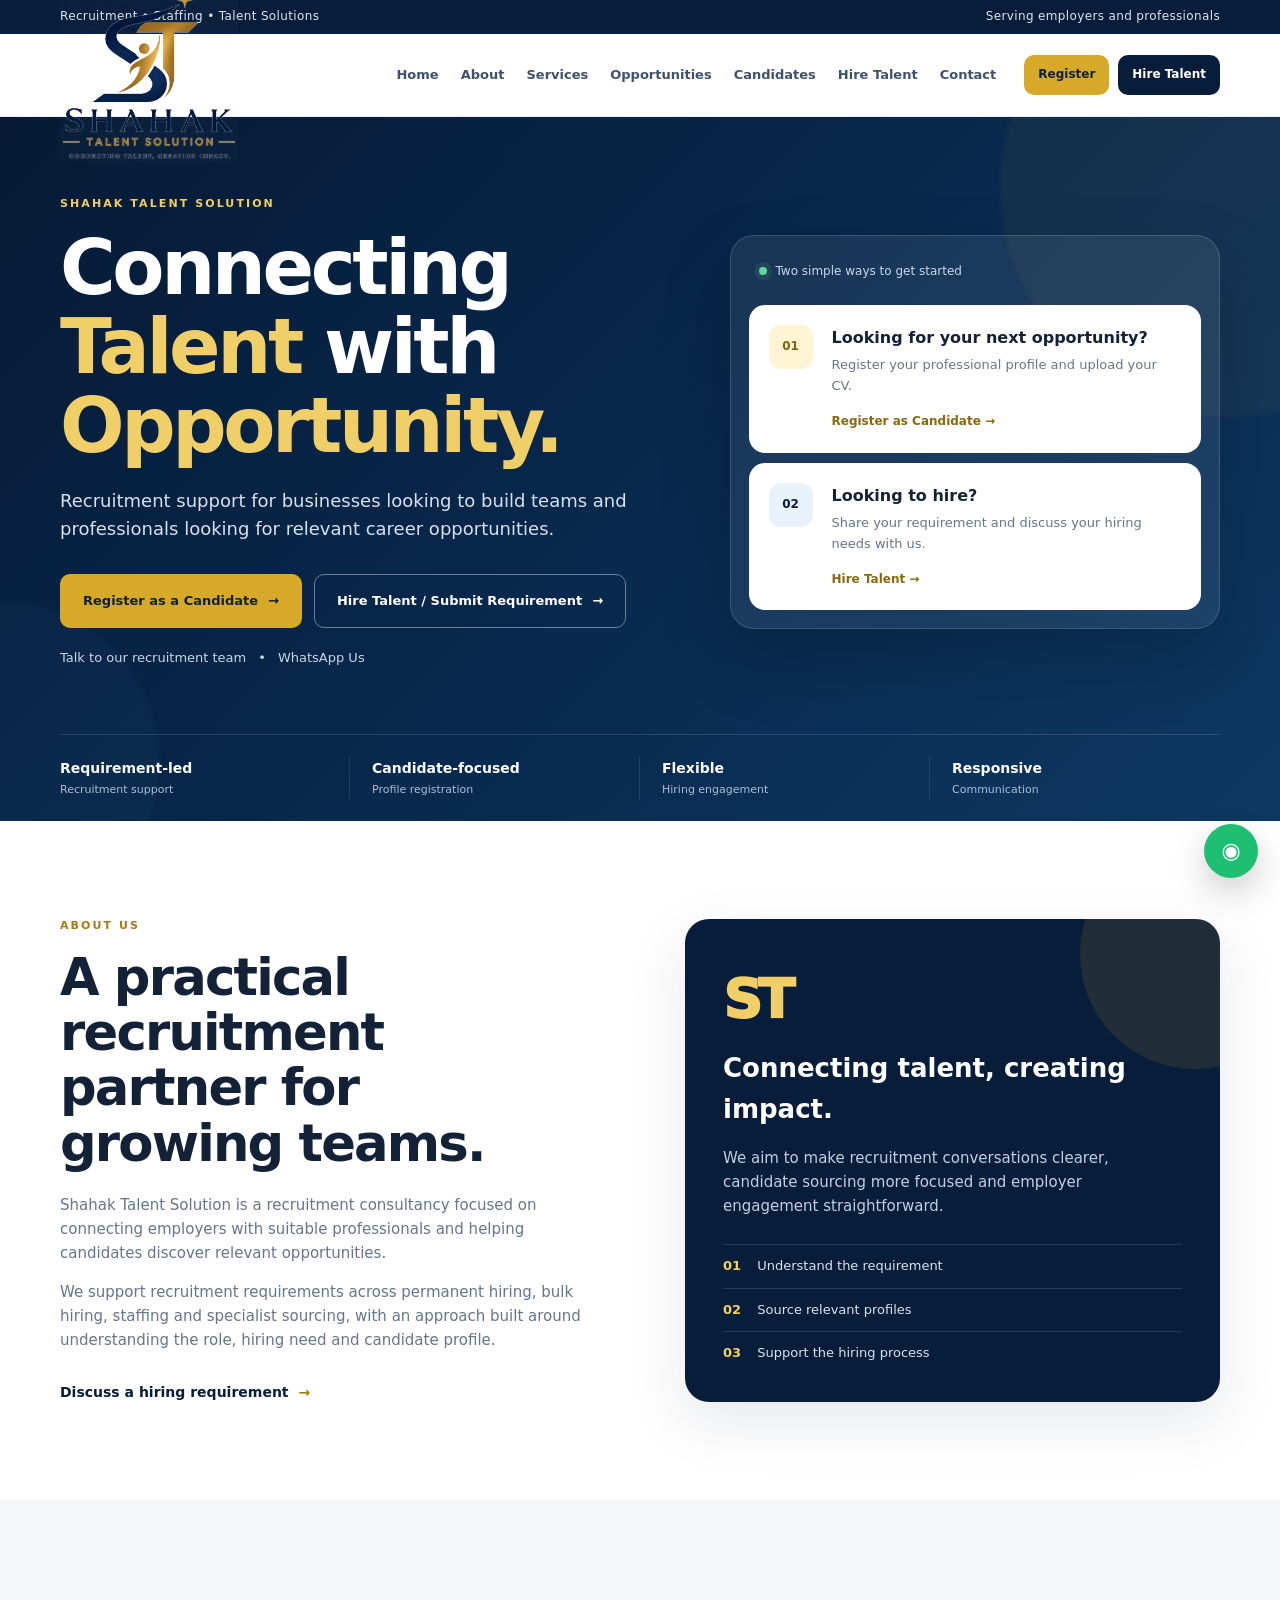
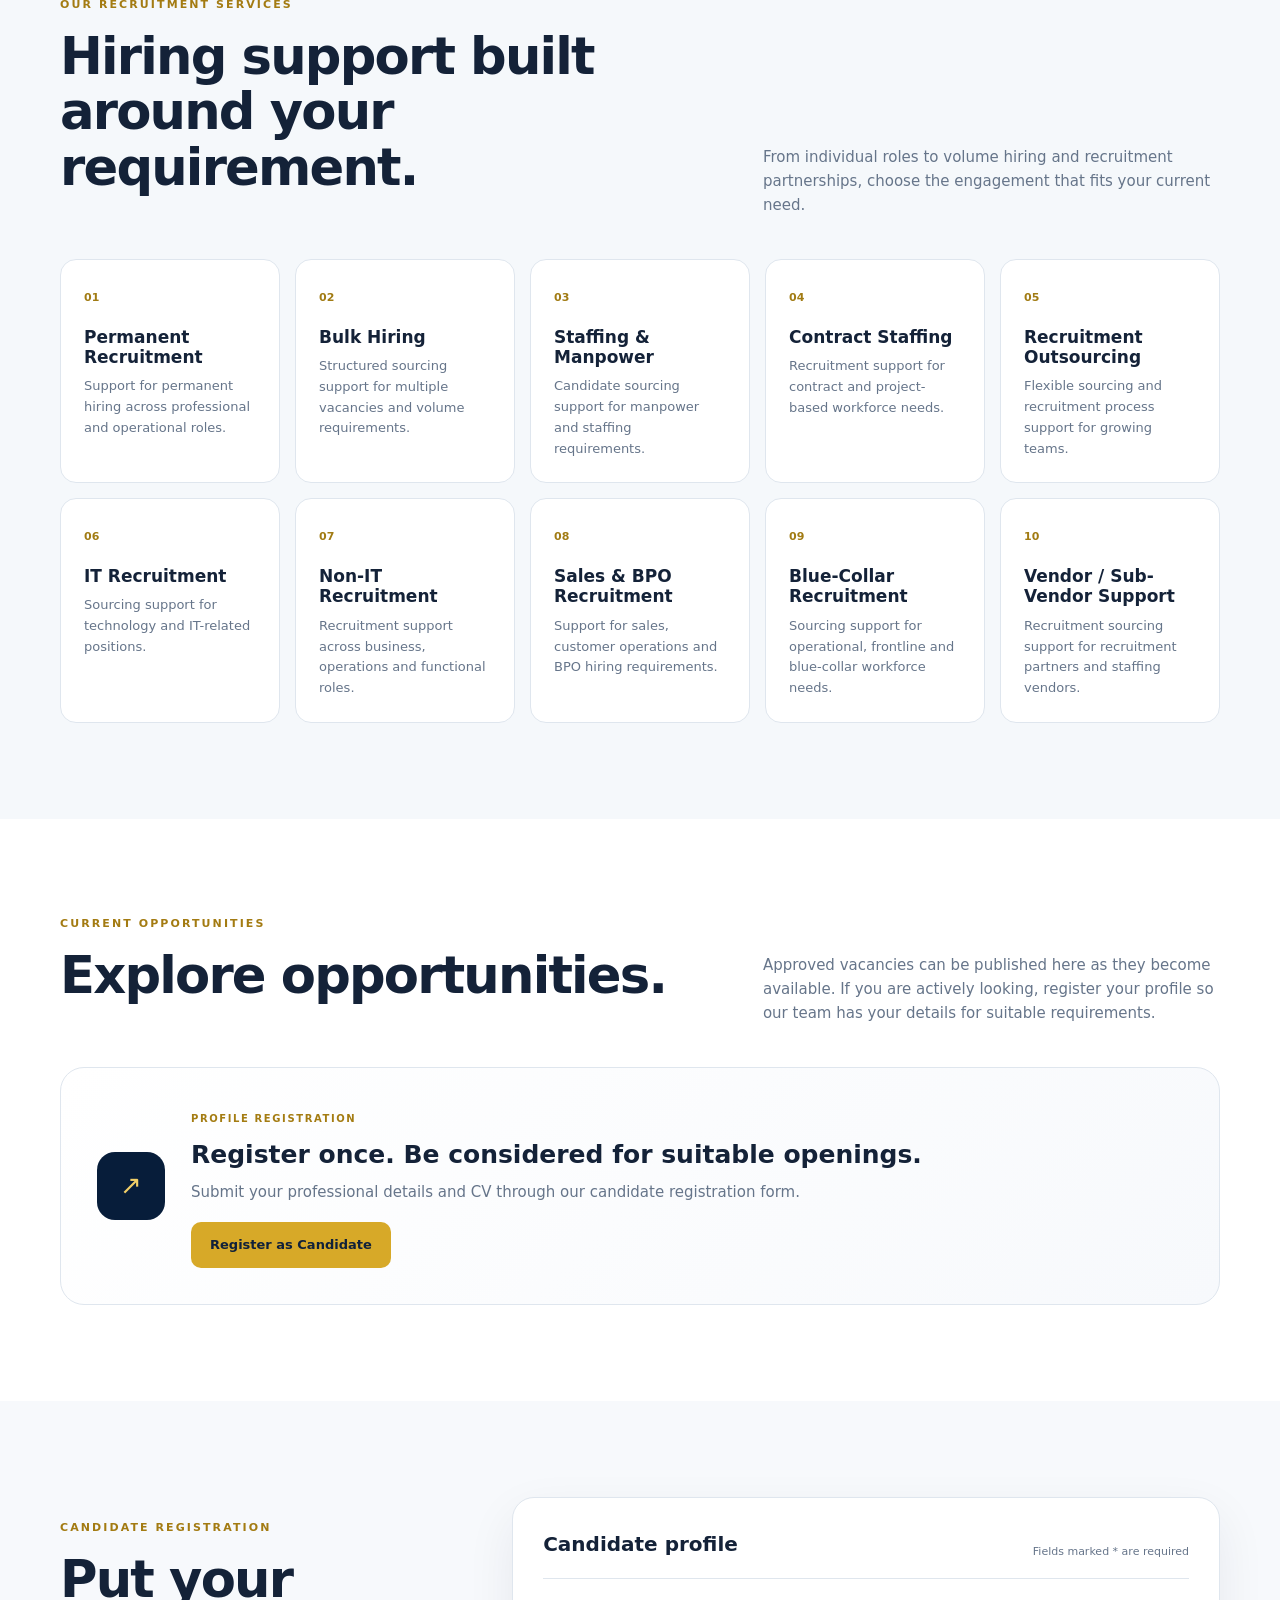
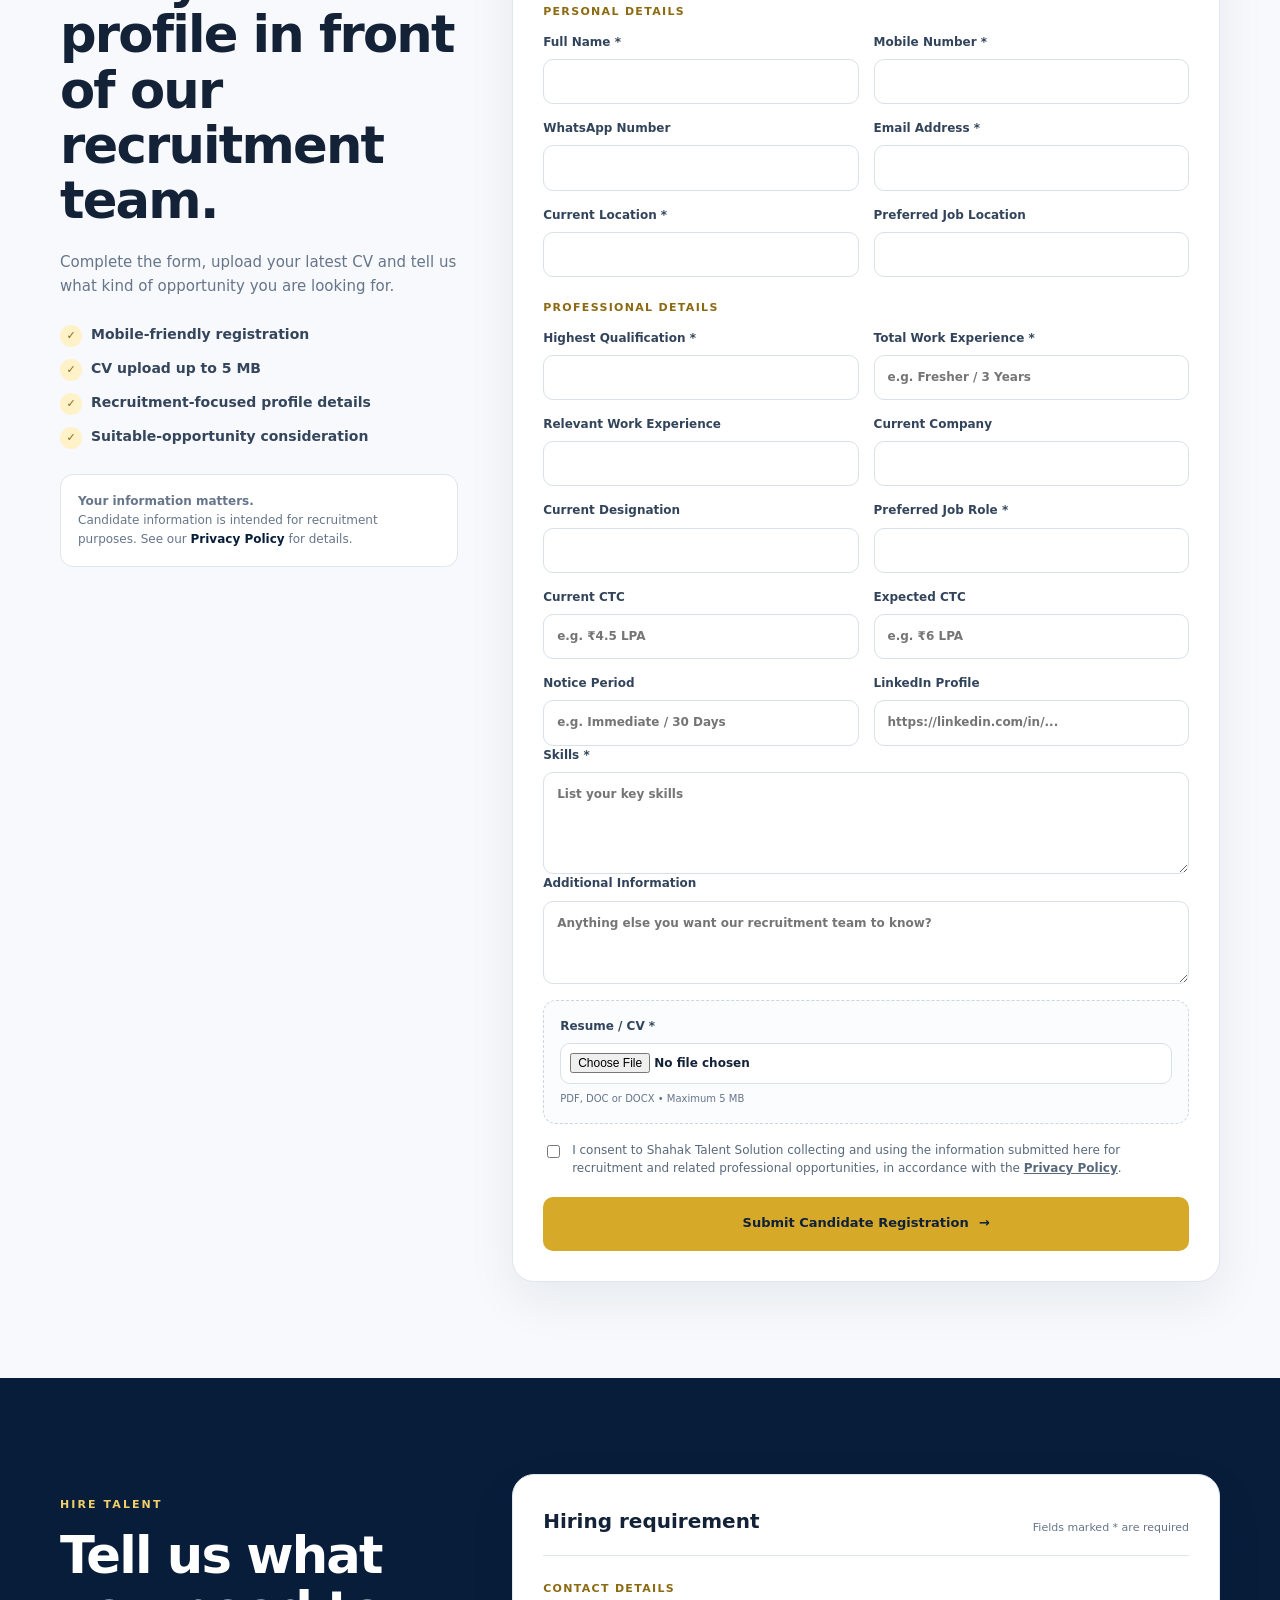
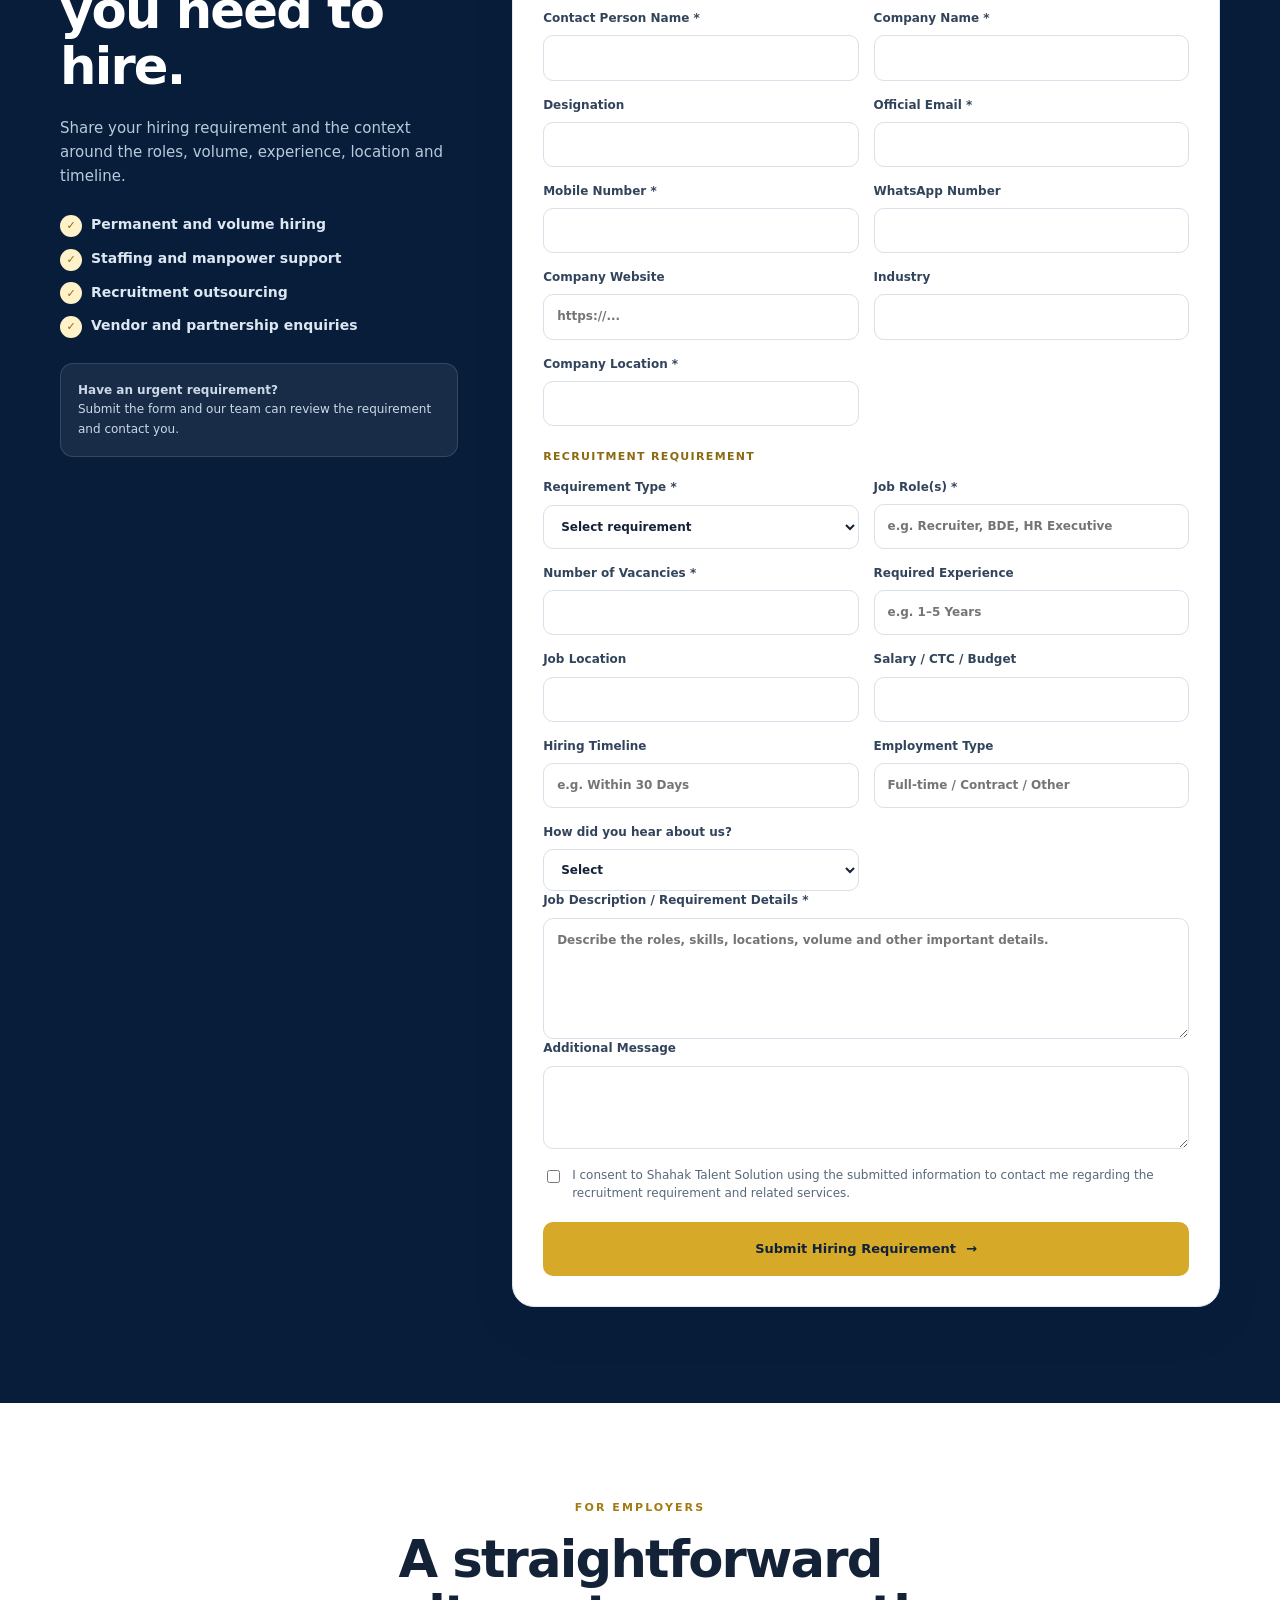
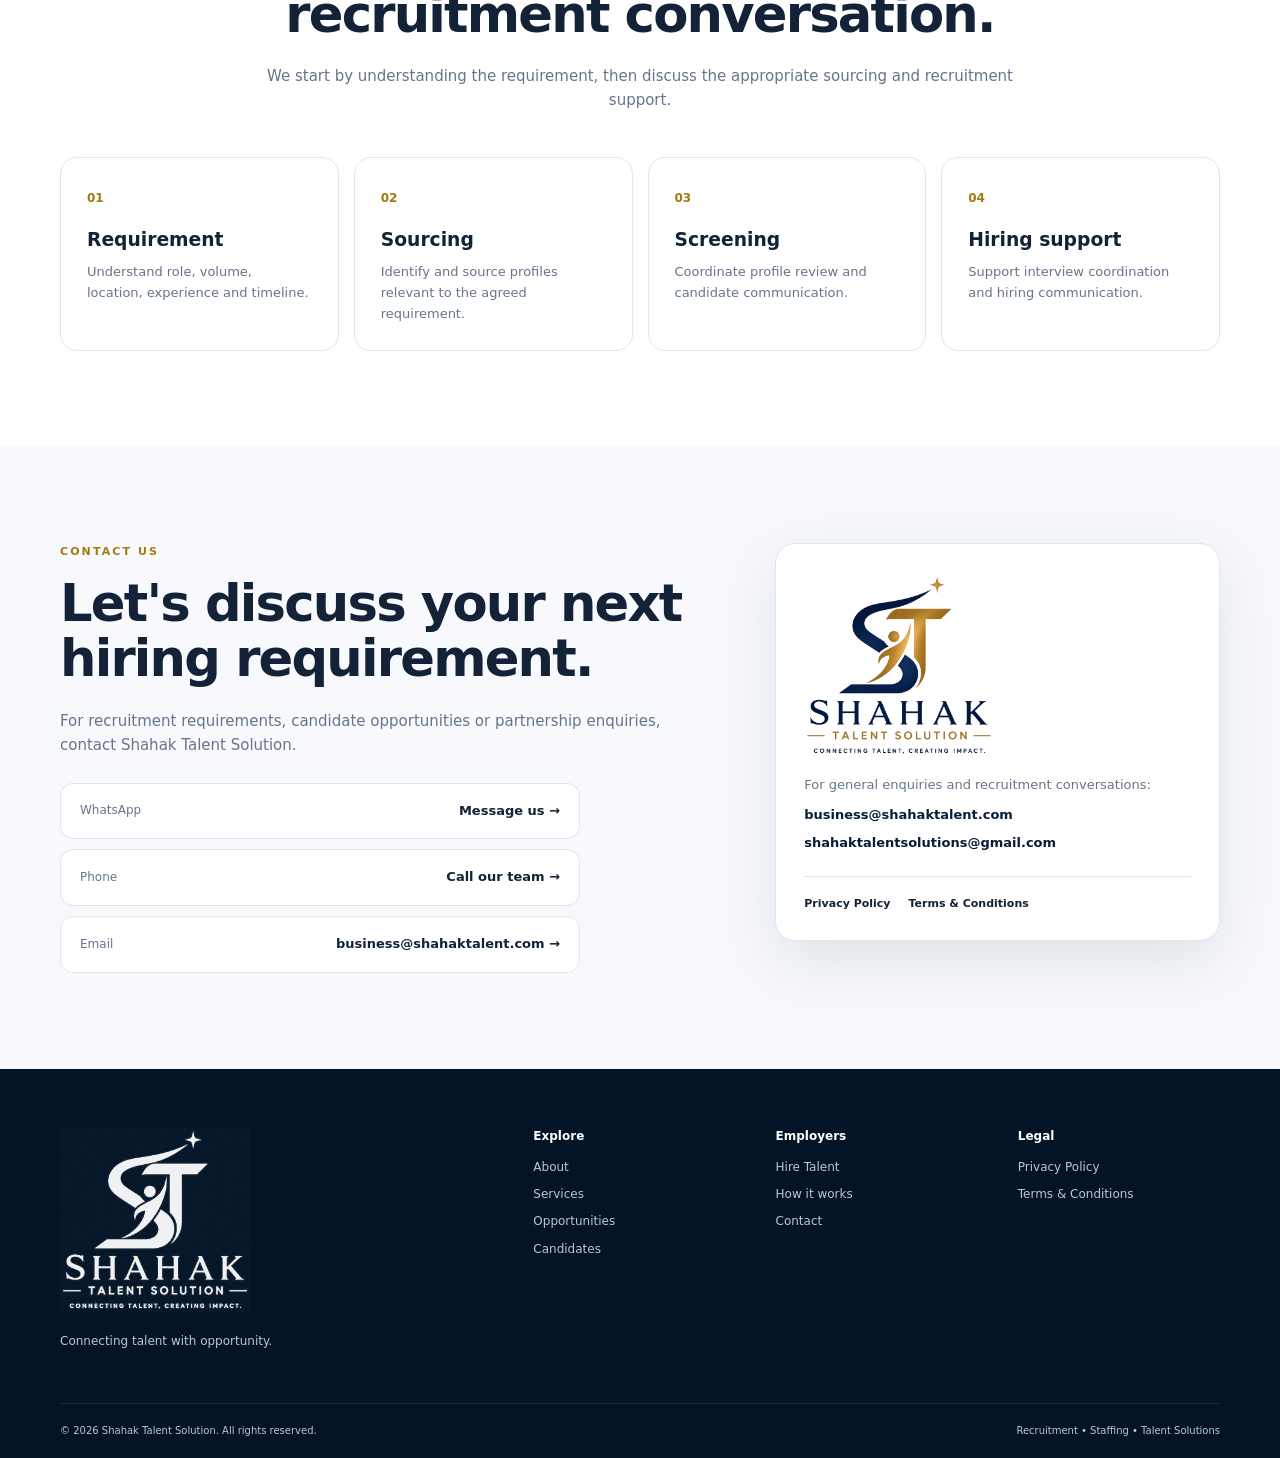
<file: index.html>
<!doctype html>
<html lang="en">
<head>
  <meta charset="utf-8">
  <meta name="viewport" content="width=device-width, initial-scale=1">
  <title>Shahak Talent Solution | Recruitment & Talent Solutions</title>
  <meta name="description" content="Shahak Talent Solution is a recruitment consultancy helping employers connect with suitable talent and professionals discover relevant opportunities.">
  <meta name="robots" content="index,follow">
  <meta property="og:type" content="website">
  <meta property="og:title" content="Shahak Talent Solution | Recruitment & Talent Solutions">
  <meta property="og:description" content="Recruitment, staffing and talent solutions for employers and candidates.">
  <meta property="og:url" content="https://shahaktalent.com/">
  <link rel="canonical" href="https://shahaktalent.com/">
  <link rel="icon" type="image/png" href="favicon.png">
  <link rel="stylesheet" href="styles.css">
</head>
<body>
  <div class="topbar"><div class="container topbar-inner"><span>Recruitment • Staffing • Talent Solutions</span><span>Serving employers and professionals</span></div></div>
  <header class="site-header" id="siteHeader">
    <div class="container nav-wrap">
      <a class="brand" href="#home" aria-label="Shahak Talent Solution home"><img src="assets/logo/shahak-logo.png" alt="Shahak Talent Solution"></a>
      <button class="menu-toggle" id="menuToggle" aria-label="Open navigation" aria-expanded="false"><span></span><span></span><span></span></button>
      <nav class="nav" id="mainNav" aria-label="Main navigation">
        <a href="#home">Home</a><a href="#about">About</a><a href="#services">Services</a><a href="#jobs">Opportunities</a><a href="#candidate">Candidates</a><a href="#employer">Hire Talent</a><a href="#contact">Contact</a>
      </nav>
      <div class="nav-actions"><a class="btn btn-gold btn-small" href="#candidate">Register</a><a class="btn btn-navy btn-small" href="#employer">Hire Talent</a></div>
    </div>
  </header>

  <main>
    <section class="hero" id="home">
      <div class="hero-glow glow-one"></div><div class="hero-glow glow-two"></div>
      <div class="container hero-grid">
        <div class="hero-copy">
          <div class="eyebrow">SHAHAK TALENT SOLUTION</div>
          <h1>Connecting <span>Talent</span> with <span>Opportunity.</span></h1>
          <p class="hero-lead">Recruitment support for businesses looking to build teams and professionals looking for relevant career opportunities.</p>
          <div class="hero-actions"><a class="btn btn-gold btn-large" href="#candidate">Register as a Candidate <b>→</b></a><a class="btn btn-outline btn-large" href="#employer">Hire Talent / Submit Requirement <b>→</b></a></div>
          <div class="hero-links"><a href="#contact">Talk to our recruitment team</a><span>•</span><a data-whatsapp href="https://wa.me/" target="_blank" rel="noopener">WhatsApp Us</a></div>
        </div>
        <div class="hero-panel">
          <div class="panel-head"><span class="status-dot"></span><span>Two simple ways to get started</span></div>
          <a class="lead-card" href="#candidate"><div class="lead-icon">01</div><div><h3>Looking for your next opportunity?</h3><p>Register your professional profile and upload your CV.</p><strong>Register as Candidate →</strong></div></a>
          <a class="lead-card" href="#employer"><div class="lead-icon dark">02</div><div><h3>Looking to hire?</h3><p>Share your requirement and discuss your hiring needs with us.</p><strong>Hire Talent →</strong></div></a>
        </div>
      </div>
      <div class="container trust-strip"><div><strong>Requirement-led</strong><span>Recruitment support</span></div><div><strong>Candidate-focused</strong><span>Profile registration</span></div><div><strong>Flexible</strong><span>Hiring engagement</span></div><div><strong>Responsive</strong><span>Communication</span></div></div>
    </section>

    <section class="section" id="about"><div class="container split"><div><div class="eyebrow dark">ABOUT US</div><h2>A practical recruitment partner for growing teams.</h2><p>Shahak Talent Solution is a recruitment consultancy focused on connecting employers with suitable professionals and helping candidates discover relevant opportunities.</p><p>We support recruitment requirements across permanent hiring, bulk hiring, staffing and specialist sourcing, with an approach built around understanding the role, hiring need and candidate profile.</p><a class="text-link" href="#employer">Discuss a hiring requirement <span>→</span></a></div><div class="about-card"><div class="about-mark">ST</div><h3>Connecting talent, creating impact.</h3><p>We aim to make recruitment conversations clearer, candidate sourcing more focused and employer engagement straightforward.</p><div class="about-lines"><span><b>01</b> Understand the requirement</span><span><b>02</b> Source relevant profiles</span><span><b>03</b> Support the hiring process</span></div></div></div></section>

    <section class="section section-soft" id="services"><div class="container"><div class="section-heading"><div><div class="eyebrow dark">OUR RECRUITMENT SERVICES</div><h2>Hiring support built around your requirement.</h2></div><p>From individual roles to volume hiring and recruitment partnerships, choose the engagement that fits your current need.</p></div><div class="service-grid">
      <article class="service-card"><span>01</span><h3>Permanent Recruitment</h3><p>Support for permanent hiring across professional and operational roles.</p></article>
      <article class="service-card"><span>02</span><h3>Bulk Hiring</h3><p>Structured sourcing support for multiple vacancies and volume requirements.</p></article>
      <article class="service-card"><span>03</span><h3>Staffing & Manpower</h3><p>Candidate sourcing support for manpower and staffing requirements.</p></article>
      <article class="service-card"><span>04</span><h3>Contract Staffing</h3><p>Recruitment support for contract and project-based workforce needs.</p></article>
      <article class="service-card"><span>05</span><h3>Recruitment Outsourcing</h3><p>Flexible sourcing and recruitment process support for growing teams.</p></article>
      <article class="service-card"><span>06</span><h3>IT Recruitment</h3><p>Sourcing support for technology and IT-related positions.</p></article>
      <article class="service-card"><span>07</span><h3>Non-IT Recruitment</h3><p>Recruitment support across business, operations and functional roles.</p></article>
      <article class="service-card"><span>08</span><h3>Sales & BPO Recruitment</h3><p>Support for sales, customer operations and BPO hiring requirements.</p></article>
      <article class="service-card"><span>09</span><h3>Blue-Collar Recruitment</h3><p>Sourcing support for operational, frontline and blue-collar workforce needs.</p></article>
      <article class="service-card"><span>10</span><h3>Vendor / Sub-Vendor Support</h3><p>Recruitment sourcing support for recruitment partners and staffing vendors.</p></article>
    </div></div></section>

    <section class="section" id="jobs"><div class="container"><div class="section-heading"><div><div class="eyebrow dark">CURRENT OPPORTUNITIES</div><h2>Explore opportunities.</h2></div><p>Approved vacancies can be published here as they become available. If you are actively looking, register your profile so our team has your details for suitable requirements.</p></div><div class="opportunity"><div class="opportunity-icon">↗</div><div><span class="tag">PROFILE REGISTRATION</span><h3>Register once. Be considered for suitable openings.</h3><p>Submit your professional details and CV through our candidate registration form.</p><a class="btn btn-gold" href="#candidate">Register as Candidate</a></div></div></div></section>

    <section class="section form-section" id="candidate"><div class="container form-grid-layout"><div class="form-side"><div class="eyebrow dark">CANDIDATE REGISTRATION</div><h2>Put your profile in front of our recruitment team.</h2><p>Complete the form, upload your latest CV and tell us what kind of opportunity you are looking for.</p><ul class="check-list"><li>Mobile-friendly registration</li><li>CV upload up to 5 MB</li><li>Recruitment-focused profile details</li><li>Suitable-opportunity consideration</li></ul><div class="privacy-note"><b>Your information matters.</b><br>Candidate information is intended for recruitment purposes. See our <a href="pages/privacy.html">Privacy Policy</a> for details.</div></div>
      <form id="candidateForm" class="form-card" action="#" method="post" novalidate>
        <input type="hidden" name="formType" value="candidate"><input type="hidden" name="resumeBase64" id="resumeBase64"><input type="hidden" name="resumeName" id="resumeName"><input type="hidden" name="resumeMime" id="resumeMime">
        <div class="form-title"><span>Candidate profile</span><small>Fields marked * are required</small></div>
        <div class="field-group-title">Personal details</div><div class="fields two">
          <label>Full Name *<input name="fullName" autocomplete="name" required></label><label>Mobile Number *<input name="mobile" autocomplete="tel" inputmode="tel" required></label>
          <label>WhatsApp Number<input name="whatsapp" inputmode="tel"></label><label>Email Address *<input name="email" autocomplete="email" type="email" required></label>
          <label>Current Location *<input name="currentLocation" required></label><label>Preferred Job Location<input name="preferredLocation"></label>
        </div>
        <div class="field-group-title">Professional details</div><div class="fields two">
          <label>Highest Qualification *<input name="qualification" required></label><label>Total Work Experience *<input name="totalExperience" placeholder="e.g. Fresher / 3 Years" required></label>
          <label>Relevant Work Experience<input name="relevantExperience"></label><label>Current Company<input name="currentCompany"></label>
          <label>Current Designation<input name="currentDesignation"></label><label>Preferred Job Role *<input name="preferredJobRole" required></label>
          <label>Current CTC<input name="currentCtc" placeholder="e.g. ₹4.5 LPA"></label><label>Expected CTC<input name="expectedCtc" placeholder="e.g. ₹6 LPA"></label>
          <label>Notice Period<input name="noticePeriod" placeholder="e.g. Immediate / 30 Days"></label><label>LinkedIn Profile<input name="linkedin" type="url" placeholder="https://linkedin.com/in/..."></label>
        </div>
        <label>Skills *<textarea name="skills" rows="4" placeholder="List your key skills" required></textarea></label>
        <label>Additional Information<textarea name="additionalInfo" rows="3" placeholder="Anything else you want our recruitment team to know?"></textarea></label>
        <label class="file-field"><span>Resume / CV *</span><input id="resumeFile" name="resumeFile" type="file" accept=".pdf,.doc,.docx" required><small>PDF, DOC or DOCX • Maximum 5 MB</small></label>
        <label class="consent"><input type="checkbox" name="consent" value="Yes" required><span>I consent to Shahak Talent Solution collecting and using the information submitted here for recruitment and related professional opportunities, in accordance with the <a href="pages/privacy.html">Privacy Policy</a>.</span></label>
        <div class="honeypot" aria-hidden="true"><label>Website<input name="website" tabindex="-1" autocomplete="off"></label></div>
        <button class="btn btn-gold btn-large submit-btn" type="submit">Submit Candidate Registration <b>→</b></button><div class="form-status" id="candidateStatus" role="status" aria-live="polite"></div>
      </form>
    </div></section>

    <section class="section employer-section" id="employer"><div class="container form-grid-layout"><div class="form-side light"><div class="eyebrow">HIRE TALENT</div><h2>Tell us what you need to hire.</h2><p>Share your hiring requirement and the context around the roles, volume, experience, location and timeline.</p><ul class="check-list"><li>Permanent and volume hiring</li><li>Staffing and manpower support</li><li>Recruitment outsourcing</li><li>Vendor and partnership enquiries</li></ul><div class="employer-callout"><b>Have an urgent requirement?</b><br>Submit the form and our team can review the requirement and contact you.</div></div>
      <form id="employerForm" class="form-card dark-card" action="#" method="post" novalidate><input type="hidden" name="formType" value="client">
        <div class="form-title"><span>Hiring requirement</span><small>Fields marked * are required</small></div><div class="field-group-title">Contact details</div><div class="fields two">
          <label>Contact Person Name *<input name="contactPerson" required></label><label>Company Name *<input name="companyName" required></label><label>Designation<input name="designation"></label><label>Official Email *<input name="email" type="email" required></label><label>Mobile Number *<input name="mobile" inputmode="tel" required></label><label>WhatsApp Number<input name="whatsapp" inputmode="tel"></label><label>Company Website<input name="companyWebsite" type="url" placeholder="https://..."></label><label>Industry<input name="industry"></label><label>Company Location *<input name="companyLocation" required></label>
        </div><div class="field-group-title">Recruitment requirement</div><div class="fields two">
          <label>Requirement Type *<select name="requirementType" required><option value="">Select requirement</option><option>Permanent Recruitment</option><option>Bulk Hiring</option><option>Staffing / Manpower</option><option>Contract Staffing</option><option>Temporary Staffing</option><option>Recruitment Outsourcing</option><option>Vendor / Sub-Vendor Partnership</option><option>Business Partnership</option><option>Other</option></select></label>
          <label>Job Role(s) *<input name="jobRoles" required placeholder="e.g. Recruiter, BDE, HR Executive"></label><label>Number of Vacancies *<input name="vacancies" inputmode="numeric" required></label><label>Required Experience<input name="experienceRequired" placeholder="e.g. 1–5 Years"></label><label>Job Location<input name="jobLocation"></label><label>Salary / CTC / Budget<input name="salaryBudget"></label><label>Hiring Timeline<input name="hiringTimeline" placeholder="e.g. Within 30 Days"></label><label>Employment Type<input name="employmentType" placeholder="Full-time / Contract / Other"></label><label>How did you hear about us?<select name="leadSource"><option value="">Select</option><option>Google Search</option><option>LinkedIn</option><option>Referral</option><option>WhatsApp</option><option>Job Portal</option><option>Website</option><option>Other</option></select></label>
        </div><label>Job Description / Requirement Details *<textarea name="requirementDetails" rows="5" placeholder="Describe the roles, skills, locations, volume and other important details." required></textarea></label><label>Additional Message<textarea name="additionalMessage" rows="3"></textarea></label><label class="consent"><input type="checkbox" name="consent" value="Yes" required><span>I consent to Shahak Talent Solution using the submitted information to contact me regarding the recruitment requirement and related services.</span></label><div class="honeypot" aria-hidden="true"><label>Website<input name="website" tabindex="-1" autocomplete="off"></label></div><button class="btn btn-gold btn-large submit-btn" type="submit">Submit Hiring Requirement <b>→</b></button><div class="form-status" id="employerStatus" role="status" aria-live="polite"></div>
      </form>
    </div></section>

    <section class="section" id="for-employers"><div class="container"><div class="center-heading"><div class="eyebrow dark">FOR EMPLOYERS</div><h2>A straightforward recruitment conversation.</h2><p>We start by understanding the requirement, then discuss the appropriate sourcing and recruitment support.</p></div><div class="process-grid"><article><b>01</b><h3>Requirement</h3><p>Understand role, volume, location, experience and timeline.</p></article><article><b>02</b><h3>Sourcing</h3><p>Identify and source profiles relevant to the agreed requirement.</p></article><article><b>03</b><h3>Screening</h3><p>Coordinate profile review and candidate communication.</p></article><article><b>04</b><h3>Hiring support</h3><p>Support interview coordination and hiring communication.</p></article></div></div></section>

    <section class="section contact-section" id="contact"><div class="container contact-grid"><div><div class="eyebrow dark">CONTACT US</div><h2>Let's discuss your next hiring requirement.</h2><p>For recruitment requirements, candidate opportunities or partnership enquiries, contact Shahak Talent Solution.</p><div class="contact-actions"><a class="contact-item" data-whatsapp href="https://wa.me/" target="_blank" rel="noopener"><span>WhatsApp</span><b>Message us →</b></a><a class="contact-item" data-phone href="tel:+" ><span>Phone</span><b>Call our team →</b></a><a class="contact-item" href="mailto:business@shahaktalent.com"><span>Email</span><b>business@shahaktalent.com →</b></a></div></div><div class="contact-card"><img src="assets/logo/shahak-logo.png" alt="Shahak Talent Solution logo"><p>For general enquiries and recruitment conversations:</p><a href="mailto:business@shahaktalent.com">business@shahaktalent.com</a><a href="mailto:shahaktalentsolutions@gmail.com">shahaktalentsolutions@gmail.com</a><div class="contact-card-links"><a href="pages/privacy.html">Privacy Policy</a><a href="pages/terms.html">Terms & Conditions</a></div></div></div></section>
  </main>

  <footer class="footer"><div class="container footer-grid"><div><img src="assets/logo/shahak-logo.png" alt="Shahak Talent Solution"><p>Connecting talent with opportunity.</p></div><div><h4>Explore</h4><a href="#about">About</a><a href="#services">Services</a><a href="#jobs">Opportunities</a><a href="#candidate">Candidates</a></div><div><h4>Employers</h4><a href="#employer">Hire Talent</a><a href="#for-employers">How it works</a><a href="mailto:business@shahaktalent.com">Contact</a></div><div><h4>Legal</h4><a href="pages/privacy.html">Privacy Policy</a><a href="pages/terms.html">Terms & Conditions</a></div></div><div class="container footer-bottom"><span>© <span id="year"></span> Shahak Talent Solution. All rights reserved.</span><span>Recruitment • Staffing • Talent Solutions</span></div></footer>

  <a class="floating-wa" data-whatsapp href="https://wa.me/" target="_blank" rel="noopener" aria-label="WhatsApp Shahak Talent Solution">◉</a>
  <button class="back-top" id="backTop" aria-label="Back to top">↑</button>
  <div class="toast" id="toast" role="status" aria-live="polite"></div>
  <script src="script.js"></script>
</body>
</html>
</file>
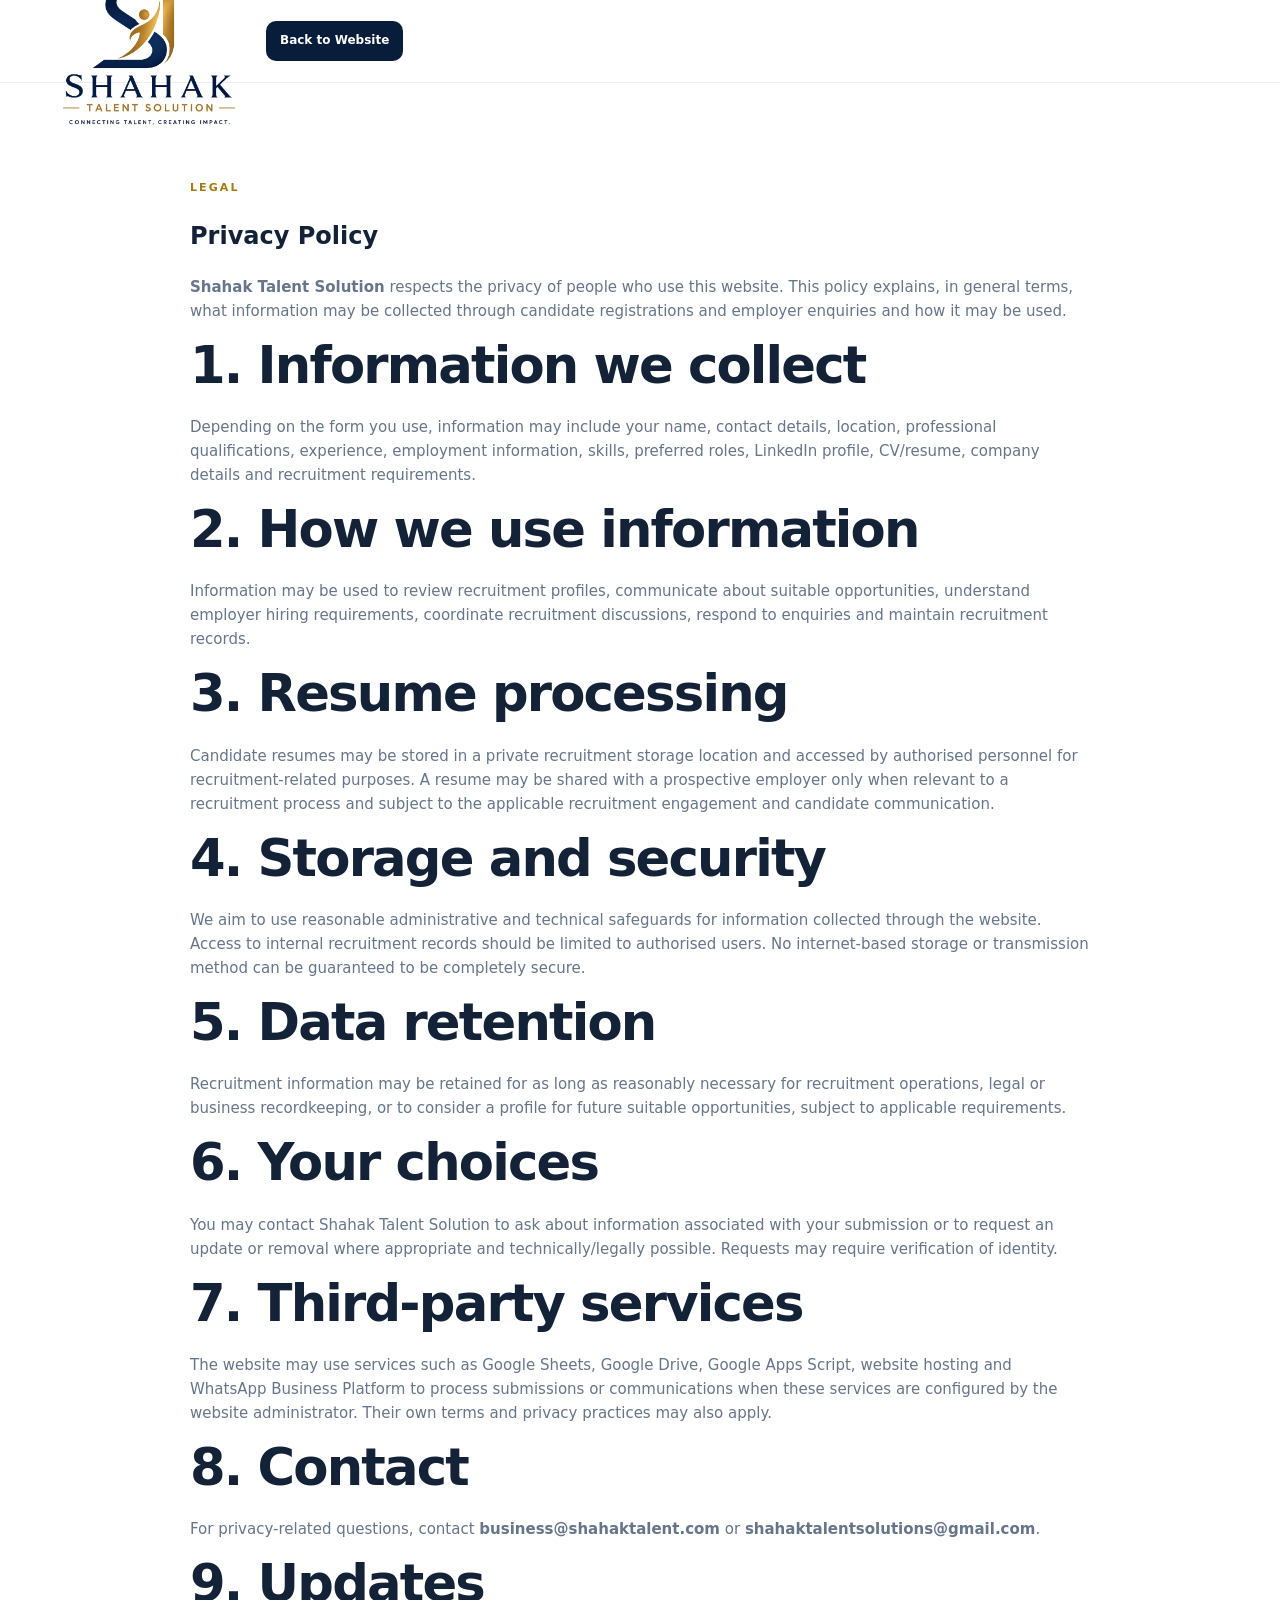
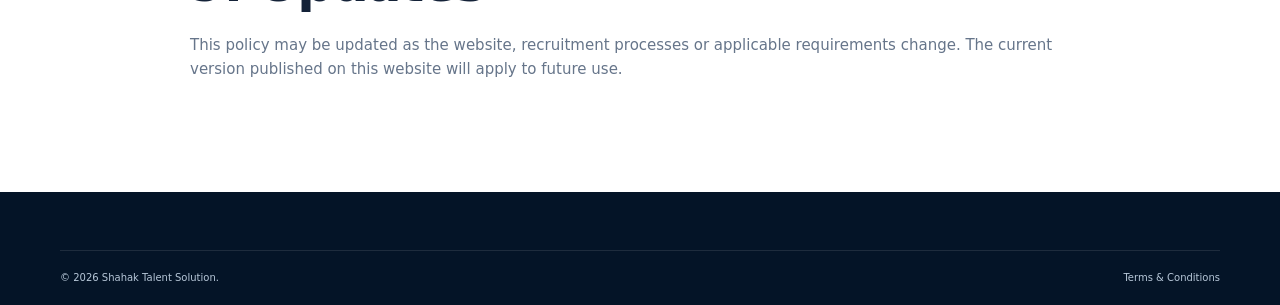
<file: pages/privacy.html>
<!doctype html><html lang="en"><head><meta charset="utf-8"><meta name="viewport" content="width=device-width,initial-scale=1"><title>Privacy Policy | Shahak Talent Solution</title><meta name="description" content="Privacy Policy for Shahak Talent Solution. Learn how candidate and employer information submitted through the website may be collected and used."><link rel="icon" href="../favicon.png"><link rel="stylesheet" href="../styles.css"></head><body><header class="site-header"><div class="container nav-wrap"><a class="brand" href="../index.html"><img src="../assets/logo/shahak-logo.png" alt="Shahak Talent Solution"></a><div class="nav-actions"><a class="btn btn-navy btn-small" href="../index.html">Back to Website</a></div></div></header><main><section class="section"><div class="container" style="max-width:900px"><div class="eyebrow dark">LEGAL</div><h1>Privacy Policy</h1><p><strong>Shahak Talent Solution</strong> respects the privacy of people who use this website. This policy explains, in general terms, what information may be collected through candidate registrations and employer enquiries and how it may be used.</p><h2>1. Information we collect</h2><p>Depending on the form you use, information may include your name, contact details, location, professional qualifications, experience, employment information, skills, preferred roles, LinkedIn profile, CV/resume, company details and recruitment requirements.</p><h2>2. How we use information</h2><p>Information may be used to review recruitment profiles, communicate about suitable opportunities, understand employer hiring requirements, coordinate recruitment discussions, respond to enquiries and maintain recruitment records.</p><h2>3. Resume processing</h2><p>Candidate resumes may be stored in a private recruitment storage location and accessed by authorised personnel for recruitment-related purposes. A resume may be shared with a prospective employer only when relevant to a recruitment process and subject to the applicable recruitment engagement and candidate communication.</p><h2>4. Storage and security</h2><p>We aim to use reasonable administrative and technical safeguards for information collected through the website. Access to internal recruitment records should be limited to authorised users. No internet-based storage or transmission method can be guaranteed to be completely secure.</p><h2>5. Data retention</h2><p>Recruitment information may be retained for as long as reasonably necessary for recruitment operations, legal or business recordkeeping, or to consider a profile for future suitable opportunities, subject to applicable requirements.</p><h2>6. Your choices</h2><p>You may contact Shahak Talent Solution to ask about information associated with your submission or to request an update or removal where appropriate and technically/legally possible. Requests may require verification of identity.</p><h2>7. Third-party services</h2><p>The website may use services such as Google Sheets, Google Drive, Google Apps Script, website hosting and WhatsApp Business Platform to process submissions or communications when these services are configured by the website administrator. Their own terms and privacy practices may also apply.</p><h2>8. Contact</h2><p>For privacy-related questions, contact <a href="mailto:business@shahaktalent.com"><strong>business@shahaktalent.com</strong></a> or <a href="mailto:shahaktalentsolutions@gmail.com"><strong>shahaktalentsolutions@gmail.com</strong></a>.</p><h2>9. Updates</h2><p>This policy may be updated as the website, recruitment processes or applicable requirements change. The current version published on this website will apply to future use.</p></div></section></main><footer class="footer"><div class="container footer-bottom"><span>© <span id="year"></span> Shahak Talent Solution.</span><span><a href="terms.html">Terms & Conditions</a></span></div></footer><script>document.getElementById('year').textContent=new Date().getFullYear()</script></body></html>
</file>
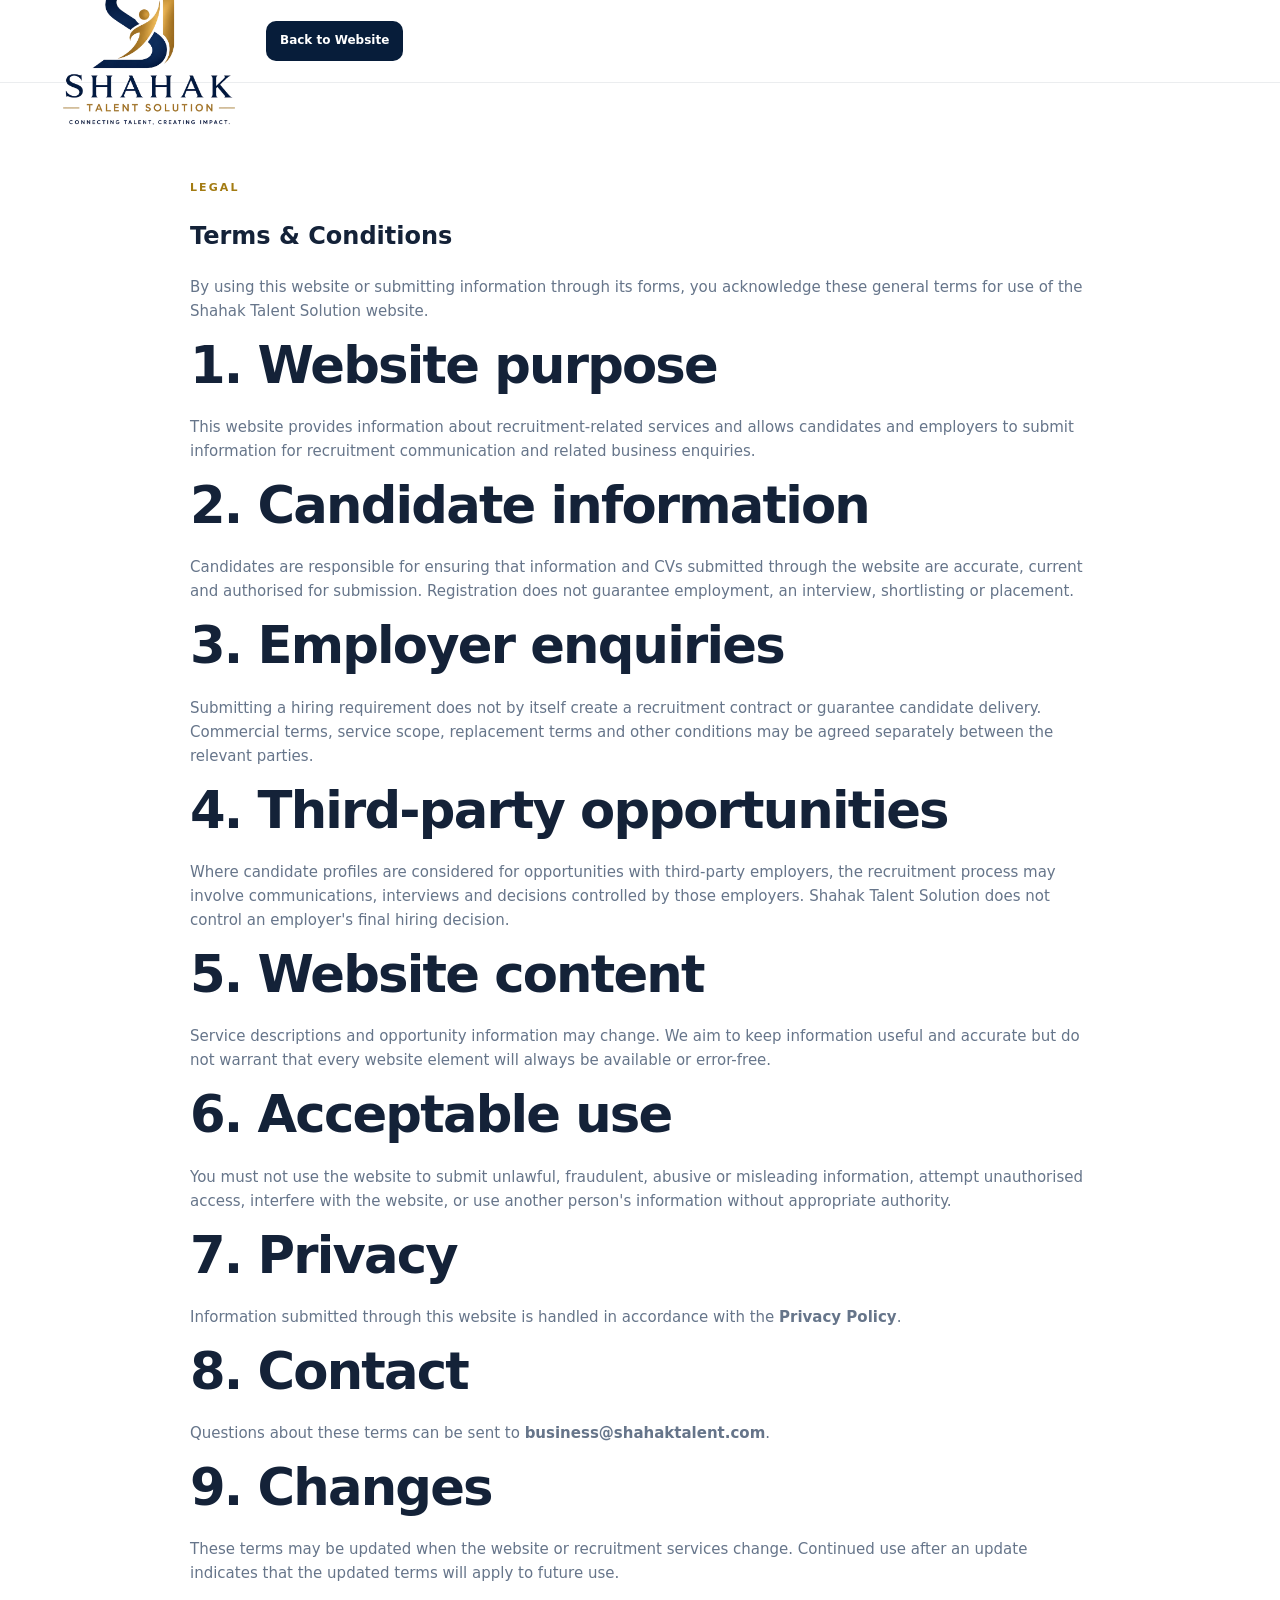
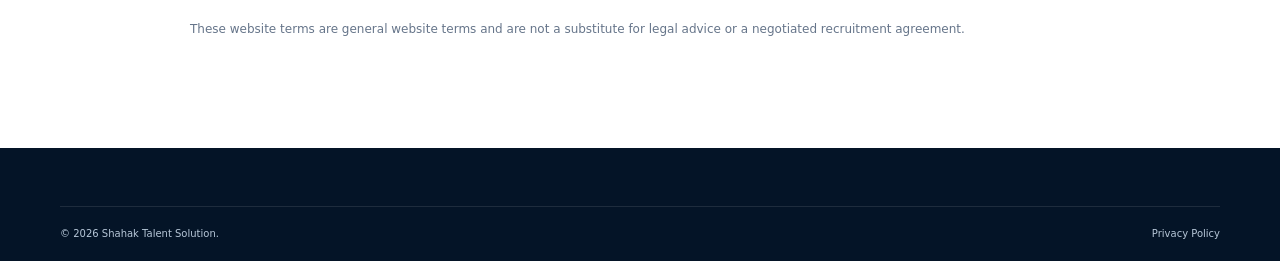
<file: pages/terms.html>
<!doctype html><html lang="en"><head><meta charset="utf-8"><meta name="viewport" content="width=device-width,initial-scale=1"><title>Terms & Conditions | Shahak Talent Solution</title><meta name="description" content="Terms and Conditions for using the Shahak Talent Solution website and submitting recruitment enquiries or candidate profiles."><link rel="icon" href="../favicon.png"><link rel="stylesheet" href="../styles.css"></head><body><header class="site-header"><div class="container nav-wrap"><a class="brand" href="../index.html"><img src="../assets/logo/shahak-logo.png" alt="Shahak Talent Solution"></a><div class="nav-actions"><a class="btn btn-navy btn-small" href="../index.html">Back to Website</a></div></div></header><main><section class="section"><div class="container" style="max-width:900px"><div class="eyebrow dark">LEGAL</div><h1>Terms & Conditions</h1><p>By using this website or submitting information through its forms, you acknowledge these general terms for use of the Shahak Talent Solution website.</p><h2>1. Website purpose</h2><p>This website provides information about recruitment-related services and allows candidates and employers to submit information for recruitment communication and related business enquiries.</p><h2>2. Candidate information</h2><p>Candidates are responsible for ensuring that information and CVs submitted through the website are accurate, current and authorised for submission. Registration does not guarantee employment, an interview, shortlisting or placement.</p><h2>3. Employer enquiries</h2><p>Submitting a hiring requirement does not by itself create a recruitment contract or guarantee candidate delivery. Commercial terms, service scope, replacement terms and other conditions may be agreed separately between the relevant parties.</p><h2>4. Third-party opportunities</h2><p>Where candidate profiles are considered for opportunities with third-party employers, the recruitment process may involve communications, interviews and decisions controlled by those employers. Shahak Talent Solution does not control an employer's final hiring decision.</p><h2>5. Website content</h2><p>Service descriptions and opportunity information may change. We aim to keep information useful and accurate but do not warrant that every website element will always be available or error-free.</p><h2>6. Acceptable use</h2><p>You must not use the website to submit unlawful, fraudulent, abusive or misleading information, attempt unauthorised access, interfere with the website, or use another person's information without appropriate authority.</p><h2>7. Privacy</h2><p>Information submitted through this website is handled in accordance with the <a href="privacy.html"><strong>Privacy Policy</strong></a>.</p><h2>8. Contact</h2><p>Questions about these terms can be sent to <a href="mailto:business@shahaktalent.com"><strong>business@shahaktalent.com</strong></a>.</p><h2>9. Changes</h2><p>These terms may be updated when the website or recruitment services change. Continued use after an update indicates that the updated terms will apply to future use.</p><p style="margin-top:35px;font-size:12px;color:#66758a">These website terms are general website terms and are not a substitute for legal advice or a negotiated recruitment agreement.</p></div></section></main><footer class="footer"><div class="container footer-bottom"><span>© <span id="year"></span> Shahak Talent Solution.</span><span><a href="privacy.html">Privacy Policy</a></span></div></footer><script>document.getElementById('year').textContent=new Date().getFullYear()</script></body></html>
</file>
<file: styles.css>
:root{--navy:#071d3a;--navy2:#0b2d55;--gold:#d7a928;--gold2:#f1cf68;--ink:#142238;--muted:#66758a;--line:#dfe6ee;--soft:#f5f8fb;--white:#fff;--shadow:0 20px 60px rgba(7,29,58,.10);--radius:20px}*{box-sizing:border-box}html{scroll-behavior:smooth}body{margin:0;font-family:Inter,ui-sans-serif,system-ui,-apple-system,BlinkMacSystemFont,"Segoe UI",sans-serif;color:var(--ink);background:#fff;line-height:1.6}a{text-decoration:none;color:inherit}button,input,select,textarea{font:inherit}.container{width:min(1160px,calc(100% - 40px));margin:auto}.topbar{background:var(--navy);color:#dbe6f4;font-size:12px;letter-spacing:.03em}.topbar-inner{min-height:34px;display:flex;justify-content:space-between;align-items:center}.site-header{position:sticky;top:0;z-index:50;background:rgba(255,255,255,.96);backdrop-filter:blur(14px);border-bottom:1px solid rgba(7,29,58,.08)}.nav-wrap{height:82px;display:flex;align-items:center;gap:28px}.brand img{width:178px;height:auto;display:block}.nav{display:flex;align-items:center;gap:22px;margin-left:auto}.nav a{font-size:13px;font-weight:700;color:#40516a}.nav a:hover{color:var(--navy)}.nav-actions{display:flex;gap:9px}.btn{display:inline-flex;align-items:center;justify-content:center;gap:10px;border:1px solid transparent;border-radius:10px;padding:12px 18px;font-weight:800;font-size:13px;cursor:pointer;transition:.2s ease;min-height:46px}.btn:hover{transform:translateY(-1px);box-shadow:0 10px 24px rgba(7,29,58,.12)}.btn:disabled{opacity:.6;cursor:wait;transform:none}.btn-small{min-height:38px;padding:9px 13px;font-size:12px}.btn-large{min-height:54px;padding:15px 22px}.btn-gold{background:var(--gold);color:#10213a}.btn-gold:hover{background:var(--gold2)}.btn-navy{background:var(--navy);color:#fff}.btn-outline{border-color:rgba(255,255,255,.4);color:#fff;background:transparent}.btn-outline:hover{background:#fff;color:var(--navy)}.menu-toggle{display:none;border:0;background:transparent;width:44px;height:44px}.menu-toggle span{display:block;width:22px;height:2px;background:var(--navy);margin:5px auto}.hero{position:relative;overflow:hidden;background:linear-gradient(135deg,#061a34 0%,#092a50 58%,#0d3863 100%);color:#fff;padding:78px 0 0}.hero-glow{position:absolute;border-radius:50%;filter:blur(2px);opacity:.3}.glow-one{width:460px;height:460px;background:rgba(215,169,40,.18);right:-180px;top:-160px}.glow-two{width:320px;height:320px;background:rgba(90,170,255,.12);left:-160px;bottom:-100px}.hero-grid{display:grid;grid-template-columns:1.1fr .9fr;gap:70px;align-items:center;position:relative}.eyebrow{font-size:11px;letter-spacing:.19em;font-weight:900;color:var(--gold2);margin-bottom:15px}.eyebrow.dark{color:#a37b12}.hero h1{font-size:clamp(44px,6vw,76px);line-height:1.04;letter-spacing:-.045em;margin:0 0 22px;max-width:760px}.hero h1 span{color:var(--gold2)}.hero-lead{font-size:18px;color:#d6e2f0;max-width:650px;margin:0 0 30px}.hero-actions{display:flex;gap:12px;flex-wrap:wrap}.hero-links{display:flex;gap:12px;align-items:center;margin-top:20px;color:#c9d8e8;font-size:13px}.hero-links a:hover{text-decoration:underline;color:#fff}.hero-panel{background:rgba(255,255,255,.07);border:1px solid rgba(255,255,255,.15);border-radius:24px;padding:18px;box-shadow:0 30px 70px rgba(0,0,0,.18)}.panel-head{font-size:12px;color:#c7d7e9;display:flex;align-items:center;gap:9px;padding:8px 10px 14px}.status-dot{width:8px;height:8px;background:#61d59b;border-radius:50%;box-shadow:0 0 0 5px rgba(97,213,155,.1)}.lead-card{display:grid;grid-template-columns:48px 1fr;gap:15px;background:#fff;color:var(--ink);border-radius:16px;padding:20px;margin-top:10px;transition:.2s}.lead-card:hover{transform:translateY(-2px);box-shadow:0 14px 30px rgba(0,0,0,.12)}.lead-icon{width:44px;height:44px;border-radius:12px;background:#fff4d4;color:#80630d;display:grid;place-items:center;font-weight:900;font-size:12px}.lead-icon.dark{background:#e9f1fb;color:var(--navy)}.lead-card h3{margin:0 0 5px;font-size:16px}.lead-card p{margin:0 0 10px;color:var(--muted);font-size:13px}.lead-card strong{font-size:12px;color:#87680e}.trust-strip{margin-top:65px;border-top:1px solid rgba(255,255,255,.13);display:grid;grid-template-columns:repeat(4,1fr);padding:22px 0}.trust-strip div{padding:0 22px;border-right:1px solid rgba(255,255,255,.1)}.trust-strip div:first-child{padding-left:0}.trust-strip div:last-child{border:0}.trust-strip strong,.trust-strip span{display:block}.trust-strip strong{font-size:14px}.trust-strip span{font-size:11px;color:#aebfd2;margin-top:2px}.section{padding:96px 0}.section-soft{background:var(--soft)}.split{display:grid;grid-template-columns:1fr 1fr;gap:90px;align-items:center}.section h2,.form-side h2,.center-heading h2{font-size:clamp(34px,4vw,52px);line-height:1.08;letter-spacing:-.035em;margin:0 0 22px}.section p{color:var(--muted);font-size:15px}.text-link{display:inline-flex;gap:10px;color:var(--navy);font-weight:800;font-size:14px;margin-top:14px}.text-link span{color:#a57b0e}.about-card{background:var(--navy);color:#fff;border-radius:24px;padding:38px;box-shadow:var(--shadow);position:relative;overflow:hidden}.about-card:after{content:"";position:absolute;width:230px;height:230px;border-radius:50%;background:rgba(215,169,40,.12);right:-90px;top:-80px}.about-mark{font-size:54px;font-weight:950;color:var(--gold2);letter-spacing:-.08em}.about-card h3{font-size:26px;margin:4px 0 8px}.about-card p{color:#bfd0e2}.about-lines{margin-top:26px;display:grid;gap:11px}.about-lines span{border-top:1px solid rgba(255,255,255,.13);padding-top:11px;color:#d9e4ef;font-size:13px}.about-lines b{color:var(--gold2);margin-right:12px}.section-heading{display:grid;grid-template-columns:1fr .7fr;gap:50px;align-items:end;margin-bottom:42px}.section-heading p{margin:0}.service-grid{display:grid;grid-template-columns:repeat(5,1fr);gap:15px}.service-card{background:#fff;border:1px solid var(--line);border-radius:16px;padding:23px;min-height:190px;transition:.2s}.service-card:hover{transform:translateY(-3px);box-shadow:var(--shadow);border-color:#c9d4e1}.service-card span{font-size:11px;color:#a17b13;font-weight:900}.service-card h3{font-size:17px;line-height:1.2;margin:18px 0 9px}.service-card p{font-size:13px;margin:0}.opportunity{border:1px solid var(--line);border-radius:24px;padding:36px;display:flex;align-items:center;gap:26px;background:linear-gradient(135deg,#fff,#f7f9fc)}.opportunity-icon{width:68px;height:68px;border-radius:18px;background:var(--navy);color:var(--gold2);display:grid;place-items:center;font-size:26px;flex:none}.tag{font-size:10px;letter-spacing:.16em;font-weight:900;color:#a47c12}.opportunity h3{font-size:25px;margin:5px 0}.opportunity p{margin:0 0 18px}.form-section{background:#f7f9fc}.form-grid-layout{display:grid;grid-template-columns:.72fr 1.28fr;gap:54px;align-items:start}.form-side{padding-top:22px}.form-side p{max-width:450px}.check-list{padding:0;margin:25px 0;list-style:none;display:grid;gap:10px}.check-list li{font-size:14px;font-weight:700;color:#34455c}.check-list li:before{content:"✓";display:inline-grid;place-items:center;width:22px;height:22px;border-radius:50%;background:#fff1c8;color:#8b6911;margin-right:9px;font-size:11px}.privacy-note,.employer-callout{padding:17px;border:1px solid var(--line);border-radius:13px;background:#fff;font-size:12px;color:var(--muted)}.privacy-note a{font-weight:800;color:var(--navy)}.form-card{background:#fff;border:1px solid var(--line);border-radius:22px;padding:30px;box-shadow:0 18px 50px rgba(7,29,58,.07)}.form-title{display:flex;justify-content:space-between;align-items:end;border-bottom:1px solid var(--line);padding-bottom:18px;margin-bottom:24px}.form-title span{font-size:20px;font-weight:900}.form-title small{font-size:11px;color:var(--muted)}.field-group-title{font-size:11px;text-transform:uppercase;letter-spacing:.12em;font-weight:900;color:#8c6a12;margin:22px 0 12px}.fields{display:grid;gap:15px}.fields.two{grid-template-columns:1fr 1fr}.form-card label{display:grid;gap:7px;font-size:12px;font-weight:800;color:#32445b}.form-card input,.form-card select,.form-card textarea{width:100%;border:1px solid #d8e0e9;border-radius:10px;padding:12px 13px;background:#fff;color:var(--ink);outline:0;transition:.15s}.form-card input:focus,.form-card select:focus,.form-card textarea:focus{border-color:#a88629;box-shadow:0 0 0 3px rgba(215,169,40,.13)}.form-card textarea{resize:vertical}.file-field{margin-top:16px;border:1px dashed #cbd6e2;border-radius:13px;padding:16px;background:#fbfcfe}.file-field input{padding:9px;background:#fff}.file-field small{font-weight:500;color:var(--muted)}.consent{display:flex!important;grid-template-columns:auto 1fr!important;grid-template-rows:auto!important;align-items:start;gap:9px!important;margin:17px 0;font-weight:500!important;color:#58687b!important;line-height:1.5}.consent input{width:17px;height:17px;margin-top:2px}.consent a{font-weight:800;text-decoration:underline}.submit-btn{width:100%;margin-top:3px}.form-status{display:none;margin:13px 0 0;padding:12px 13px;border-radius:10px;font-size:12px;font-weight:700}.form-status.show{display:block}.form-status.success{background:#eaf8f1;color:#176442}.form-status.error{background:#fff0f0;color:#9b2d2d}.form-status.info{background:#edf4fb;color:#244f78}.honeypot{position:absolute;left:-9999px;opacity:0}.employer-section{background:var(--navy);color:#fff}.employer-section .form-side p{color:#b9cadc}.employer-section .check-list li{color:#dce7f2}.dark-card{background:#fff;color:var(--ink)}.employer-callout{background:rgba(255,255,255,.07);border-color:rgba(255,255,255,.13);color:#cbd9e7}.center-heading{text-align:center;max-width:780px;margin:0 auto 45px}.center-heading p{margin:0 auto}.process-grid{display:grid;grid-template-columns:repeat(4,1fr);gap:15px}.process-grid article{padding:26px;border:1px solid var(--line);border-radius:17px}.process-grid b{font-size:12px;color:#a27a10}.process-grid h3{margin:15px 0 7px}.process-grid p{font-size:13px;margin:0}.contact-section{background:#f7f9fc}.contact-grid{display:grid;grid-template-columns:1fr .7fr;gap:80px;align-items:start}.contact-actions{display:grid;gap:10px;margin-top:26px;max-width:520px}.contact-item{display:flex;justify-content:space-between;align-items:center;padding:17px 19px;background:#fff;border:1px solid var(--line);border-radius:13px}.contact-item span{color:var(--muted);font-size:12px}.contact-item b{font-size:13px}.contact-card{background:#fff;border:1px solid var(--line);border-radius:20px;padding:28px;box-shadow:var(--shadow)}.contact-card img{width:190px;display:block;margin-bottom:18px}.contact-card p{font-size:13px;margin-bottom:9px}.contact-card>a{display:block;font-weight:800;color:var(--navy);font-size:13px;margin:7px 0}.contact-card-links{display:flex;gap:18px;margin-top:22px;padding-top:18px;border-top:1px solid var(--line);font-size:11px;font-weight:800}.footer{background:#041427;color:#b7c7d8;padding:58px 0 0}.footer-grid{display:grid;grid-template-columns:1.5fr .7fr .7fr .7fr;gap:40px;padding-bottom:40px}.footer img{width:190px;filter:brightness(0) invert(1);opacity:.94}.footer p{font-size:12px}.footer h4{color:#fff;margin:0 0 12px;font-size:12px}.footer-grid a{display:block;font-size:12px;margin:8px 0}.footer-grid a:hover{color:#fff}.footer-bottom{border-top:1px solid rgba(255,255,255,.1);min-height:55px;display:flex;align-items:center;justify-content:space-between;font-size:10px}.floating-wa{position:fixed;right:22px;bottom:22px;z-index:60;width:54px;height:54px;border-radius:50%;background:#1fbf72;color:#fff;display:grid;place-items:center;font-size:22px;box-shadow:0 14px 35px rgba(0,0,0,.2)}.back-top{position:fixed;right:22px;bottom:88px;z-index:59;width:40px;height:40px;border-radius:10px;border:1px solid var(--line);background:#fff;color:var(--navy);box-shadow:0 8px 20px rgba(0,0,0,.08);opacity:0;pointer-events:none;transition:.2s}.back-top.show{opacity:1;pointer-events:auto}.submit-frame{display:none}.toast{position:fixed;left:50%;bottom:22px;transform:translate(-50%,20px);opacity:0;background:#10243e;color:#fff;border-radius:12px;padding:12px 17px;font-size:12px;z-index:100;transition:.2s}.toast.show{opacity:1;transform:translate(-50%,0)}
@media(max-width:1000px){.nav{gap:14px}.service-grid{grid-template-columns:repeat(3,1fr)}.hero-grid{gap:35px}.section-heading{grid-template-columns:1fr}.form-grid-layout{grid-template-columns:1fr}.form-side{padding-top:0}.contact-grid{grid-template-columns:1fr}.footer-grid{grid-template-columns:1.5fr 1fr 1fr 1fr}}
@media(max-width:780px){.container{width:min(100% - 28px,680px)}.topbar-inner{justify-content:center}.topbar-inner span:last-child{display:none}.nav-wrap{height:72px}.brand img{width:155px}.menu-toggle{display:block;margin-left:auto}.nav{position:absolute;top:72px;left:0;right:0;background:#fff;border-bottom:1px solid var(--line);display:none;flex-direction:column;align-items:stretch;padding:12px 20px;gap:0}.nav.open{display:flex}.nav a{padding:12px}.nav-actions{display:none}.hero{padding-top:55px}.hero-grid{grid-template-columns:1fr}.hero h1{font-size:48px}.hero-panel{margin-top:5px}.trust-strip{grid-template-columns:1fr 1fr;gap:16px}.trust-strip div{border:0;padding:0}.split{grid-template-columns:1fr;gap:40px}.section{padding:72px 0}.service-grid{grid-template-columns:1fr 1fr}.fields.two{grid-template-columns:1fr}.opportunity{align-items:flex-start}.process-grid{grid-template-columns:1fr 1fr}.footer-grid{grid-template-columns:1fr 1fr}.footer-grid>div:first-child{grid-column:1/-1}}
@media(max-width:520px){.hero h1{font-size:40px}.hero-lead{font-size:16px}.hero-actions{flex-direction:column}.hero-actions .btn{width:100%}.hero-links{flex-wrap:wrap}.service-grid{grid-template-columns:1fr}.form-card{padding:20px}.form-title{display:block}.form-title small{display:block;margin-top:5px}.process-grid{grid-template-columns:1fr}.footer-grid{grid-template-columns:1fr}.footer-grid>div:first-child{grid-column:auto}.footer-bottom{display:block;padding:14px 0}.footer-bottom span{display:block;margin:4px 0}.floating-wa{right:15px;bottom:15px}.back-top{right:15px;bottom:78px}.contact-item{gap:10px}.contact-item b{text-align:right}.opportunity{padding:25px;display:block}.opportunity-icon{margin-bottom:18px}}
.spinner{display:inline-block;width:14px;height:14px;border:2px solid currentColor;border-right-color:transparent;border-radius:50%;animation:spin .7s linear infinite}@keyframes spin{to{transform:rotate(360deg)}}
</file>
